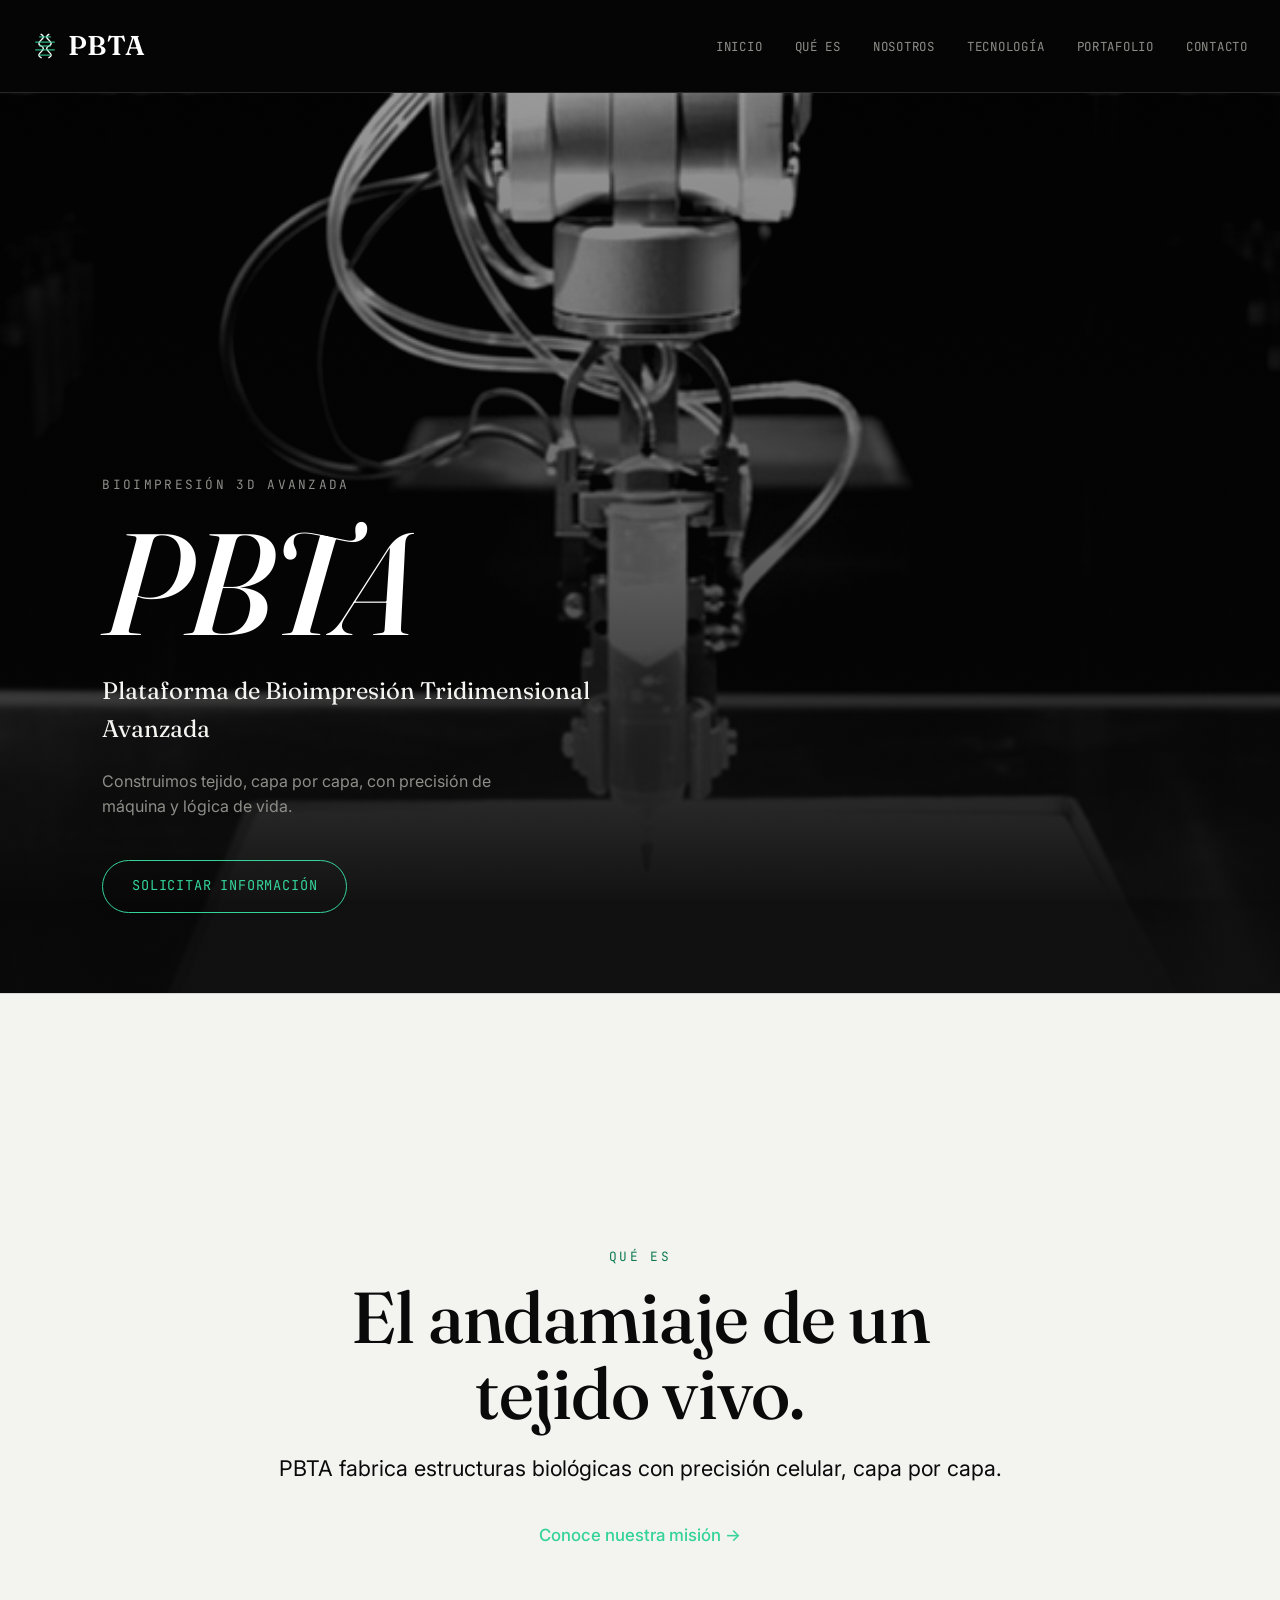
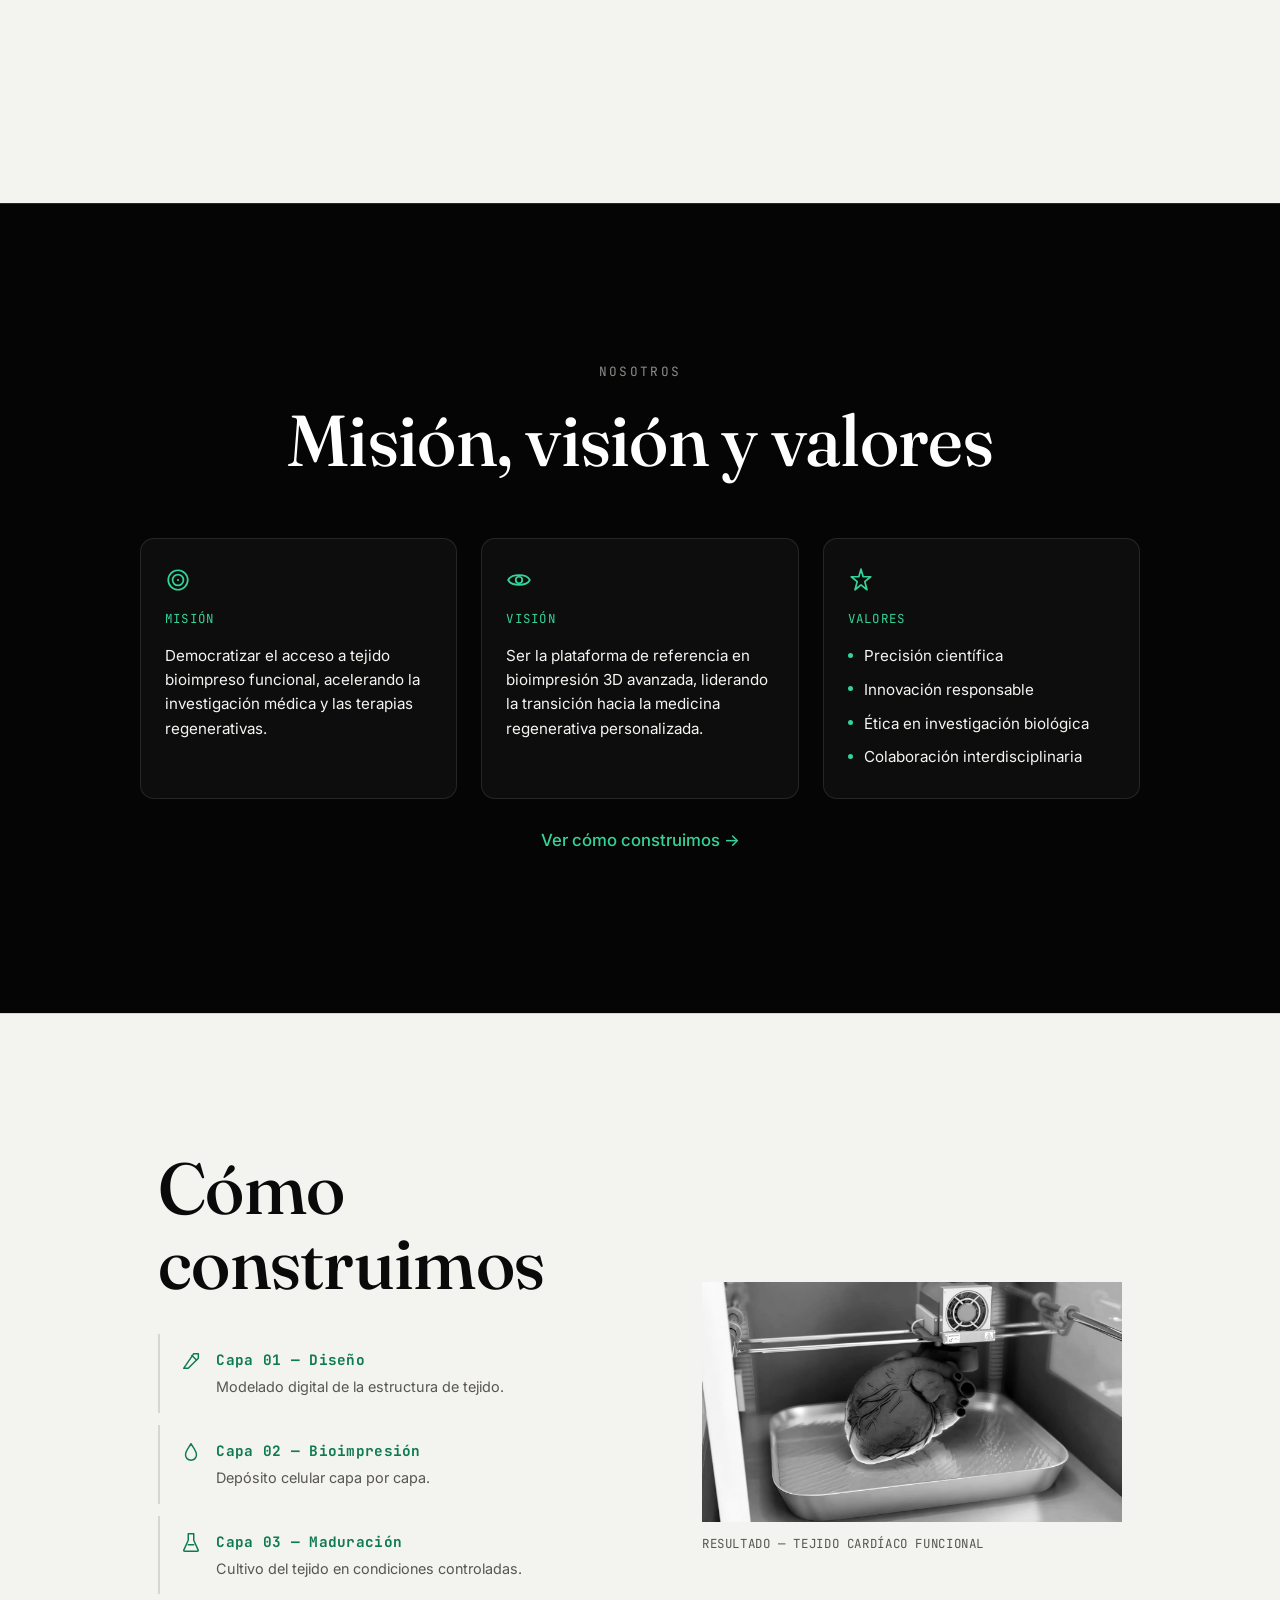
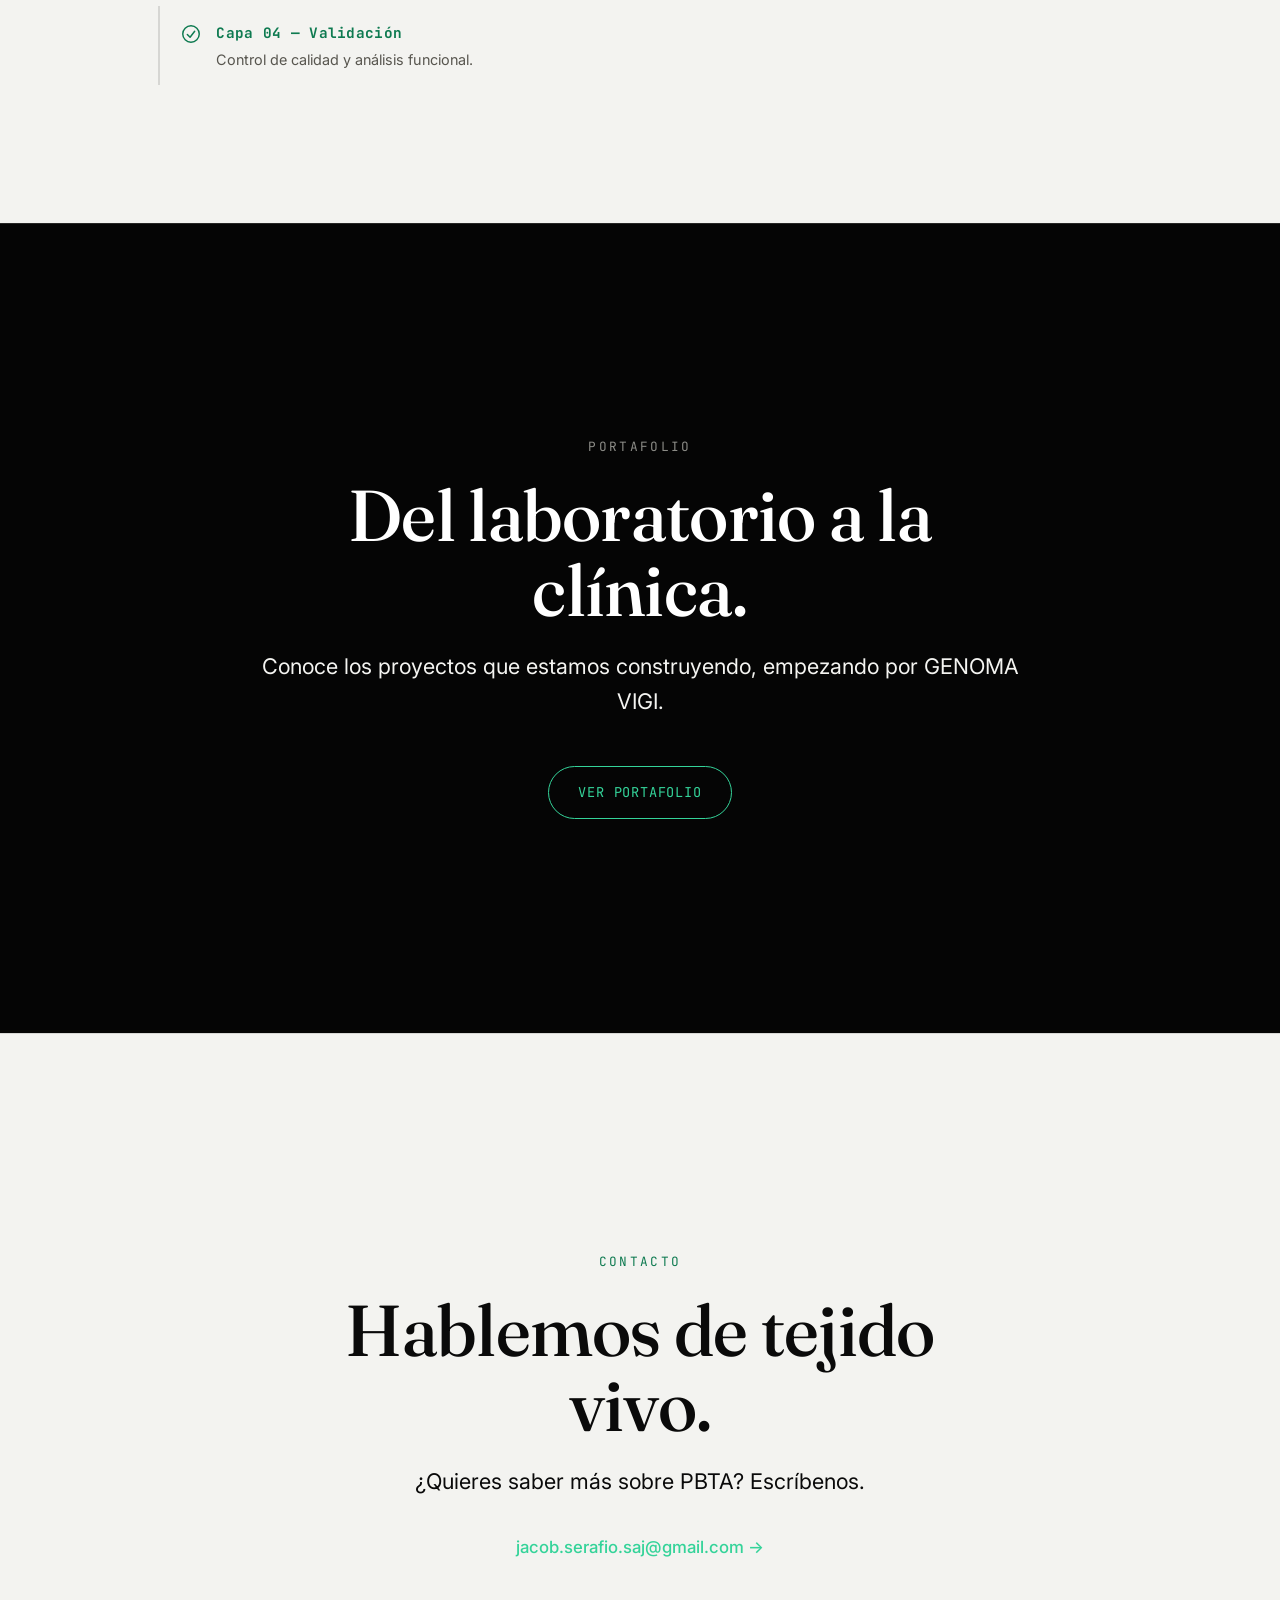
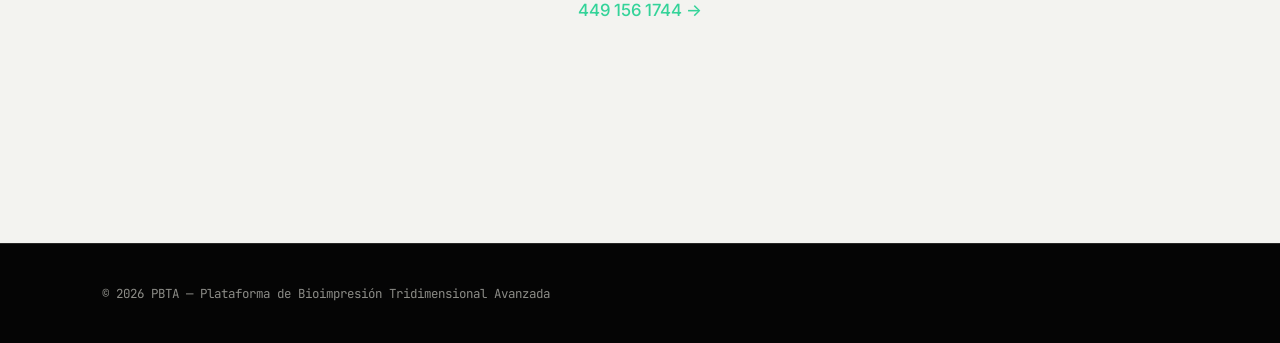
<file: index.html>
<!DOCTYPE html>
<html lang="es">
<head>
  <meta charset="UTF-8">
  <meta name="viewport" content="width=device-width, initial-scale=1.0">
  <title>PBTA — Plataforma de Bioimpresión Tridimensional Avanzada</title>
  <link rel="preconnect" href="https://fonts.googleapis.com">
  <link rel="preconnect" href="https://fonts.gstatic.com" crossorigin>
  <link href="https://fonts.googleapis.com/css2?family=Fraunces:ital,opsz,wght@0,9..144,300;0,9..144,500;0,9..144,600;1,9..144,400&family=Inter:wght@400;500&family=JetBrains+Mono:wght@400;500&display=swap" rel="stylesheet">
  <link rel="stylesheet" href="style.css">
</head>
<body>

  <div class="grain" aria-hidden="true"></div>

  <!-- Encabezado / navegación -->
  <header class="site-header">
    <div class="logo">
      <svg class="logo-mark" viewBox="0 0 40 40" xmlns="http://www.w3.org/2000/svg" aria-hidden="true">
        <path d="M14 2 C 26 8, 2 14, 14 20 C 26 26, 2 32, 14 38" class="dna-strand" />
        <path d="M26 2 C 14 8, 38 14, 26 20 C 14 26, 38 32, 26 38" class="dna-strand" />
        <line x1="11" y1="6" x2="29" y2="6" class="dna-rung" />
        <line x1="5" y1="14" x2="35" y2="14" class="dna-rung" />
        <line x1="11" y1="20" x2="29" y2="20" class="dna-rung" />
        <line x1="5" y1="26" x2="35" y2="26" class="dna-rung" />
        <line x1="11" y1="34" x2="29" y2="34" class="dna-rung" />
      </svg>
      <span>PBTA</span>
    </div>
    <nav>
      <a href="#inicio">Inicio</a>
      <a href="#que-es">Qué es</a>
      <a href="#nosotros">Nosotros</a>
      <a href="#tecnologia">Tecnología</a>
      <a href="portafolio.html">Portafolio</a>
      <a href="#contacto">Contacto</a>
    </nav>
  </header>

  <!-- Sección principal (hero) -->
  <section id="inicio" class="hero">
    <div class="hero-media">
      <img src="img/bioprint-arm.png" alt="Brazo robótico bioimprimiendo con precisión" class="hero-photo">
    </div>
    <div class="hero-overlay"></div>
    <div class="hero-content">
      <p class="eyebrow">Bioimpresión 3D avanzada</p>
      <h1>PBTA</h1>
      <p class="subtitle">Plataforma de Bioimpresión Tridimensional Avanzada</p>
      <p class="hero-text">
        Construimos tejido, capa por capa, con precisión de máquina y lógica de vida.
      </p>
      <a href="#contacto" class="cta">Solicitar información</a>
    </div>
  </section>

  <!-- Qué es la plataforma -->
  <section id="que-es" class="section section-light que-es-section">
    <p class="eyebrow">Qué es</p>
    <h2>El andamiaje de un tejido vivo.</h2>
    <p class="lead">
      PBTA fabrica estructuras biológicas con precisión celular, capa por capa.
    </p>
    <a href="#nosotros" class="panel-link">Conoce nuestra misión →</a>
  </section>

  <!-- Misión, Visión y Valores -->
  <section id="nosotros" class="section nosotros-section">
    <p class="eyebrow">Nosotros</p>
    <h2>Misión, visión y valores</h2>
    <div class="mvv-grid">
      <div class="mvv-card">
        <svg class="card-icon" viewBox="0 0 24 24" xmlns="http://www.w3.org/2000/svg" aria-hidden="true">
          <circle cx="12" cy="12" r="9" />
          <circle cx="12" cy="12" r="5" />
          <circle cx="12" cy="12" r="1" style="fill: var(--green); stroke: none;" />
        </svg>
        <span class="mvv-label">Misión</span>
        <p>Democratizar el acceso a tejido bioimpreso funcional, acelerando la investigación médica y las terapias regenerativas.</p>
      </div>
      <div class="mvv-card">
        <svg class="card-icon" viewBox="0 0 24 24" xmlns="http://www.w3.org/2000/svg" aria-hidden="true">
          <path d="M2 12 C 5 6, 19 6, 22 12 C 19 18, 5 18, 2 12 Z" />
          <circle cx="12" cy="12" r="3" />
        </svg>
        <span class="mvv-label">Visión</span>
        <p>Ser la plataforma de referencia en bioimpresión 3D avanzada, liderando la transición hacia la medicina regenerativa personalizada.</p>
      </div>
      <div class="mvv-card">
        <svg class="card-icon" viewBox="0 0 24 24" xmlns="http://www.w3.org/2000/svg" aria-hidden="true">
          <path d="M12 2 L14 9 L21 9 L15.5 13.5 L17.5 21 L12 16.5 L6.5 21 L8.5 13.5 L3 9 L10 9 Z" />
        </svg>
        <span class="mvv-label">Valores</span>
        <ul class="mvv-values">
          <li>Precisión científica</li>
          <li>Innovación responsable</li>
          <li>Ética en investigación biológica</li>
          <li>Colaboración interdisciplinaria</li>
        </ul>
      </div>
    </div>
    <a href="#tecnologia" class="panel-link">Ver cómo construimos →</a>
  </section>

  <!-- Cómo funciona / capas del proceso -->
  <section id="tecnologia" class="section section-light tecnologia-section">
    <div class="tecnologia-text">
      <h2>Cómo construimos</h2>
      <ul class="layers">
        <li>
          <svg class="layer-icon" viewBox="0 0 24 24" xmlns="http://www.w3.org/2000/svg" aria-hidden="true">
            <path d="M4 20 L15 4 L20 4 L20 9 L9 20 Z" />
            <path d="M13 6 L18 11" />
          </svg>
          <div class="layer-text"><strong>Capa 01 — Diseño</strong><span>Modelado digital de la estructura de tejido.</span></div>
        </li>
        <li>
          <svg class="layer-icon" viewBox="0 0 24 24" xmlns="http://www.w3.org/2000/svg" aria-hidden="true">
            <path d="M12 3 C 9 8, 6 11, 6 15 a 6 6 0 0 0 12 0 C 18 11, 15 8, 12 3 Z" />
          </svg>
          <div class="layer-text"><strong>Capa 02 — Bioimpresión</strong><span>Depósito celular capa por capa.</span></div>
        </li>
        <li>
          <svg class="layer-icon" viewBox="0 0 24 24" xmlns="http://www.w3.org/2000/svg" aria-hidden="true">
            <path d="M9 2 L15 2 L15 9 L20 20 a 1 1 0 0 1 -1 1 L5 21 a 1 1 0 0 1 -1 -1 L9 9 Z" />
            <path d="M9 14 L15 14" />
          </svg>
          <div class="layer-text"><strong>Capa 03 — Maduración</strong><span>Cultivo del tejido en condiciones controladas.</span></div>
        </li>
        <li>
          <svg class="layer-icon" viewBox="0 0 24 24" xmlns="http://www.w3.org/2000/svg" aria-hidden="true">
            <circle cx="12" cy="12" r="9" />
            <path d="M8 12.5 L11 15.5 L16 9" />
          </svg>
          <div class="layer-text"><strong>Capa 04 — Validación</strong><span>Control de calidad y análisis funcional.</span></div>
        </li>
      </ul>
    </div>
    <figure class="result-photo">
      <img src="img/bioprint-heart.png" alt="Tejido cardíaco bioimpreso, resultado del proceso PBTA">
      <figcaption>Resultado — tejido cardíaco funcional</figcaption>
    </figure>
  </section>

  <!-- Portafolio -->
  <section id="portafolio" class="section portafolio-teaser">
    <p class="eyebrow">Portafolio</p>
    <h2>Del laboratorio a la clínica.</h2>
    <p class="lead">
      Conoce los proyectos que estamos construyendo, empezando por GENOMA VIGI.
    </p>
    <a href="portafolio.html" class="cta">Ver portafolio</a>
  </section>

  <!-- Contacto -->
  <section id="contacto" class="section section-light contact">
    <p class="eyebrow">Contacto</p>
    <h2>Hablemos de tejido vivo.</h2>
    <p class="lead">¿Quieres saber más sobre PBTA? Escríbenos.</p>
    <div class="contact-links">
      <a href="mailto:jacob.serafio.saj@gmail.com" class="panel-link">jacob.serafio.saj@gmail.com →</a>
      <a href="tel:+524491561744" class="panel-link">449 156 1744 →</a>
    </div>
  </section>

  <footer class="site-footer">
    <p>&copy; 2026 PBTA — Plataforma de Bioimpresión Tridimensional Avanzada</p>
  </footer>

</body>
</html>
</file>
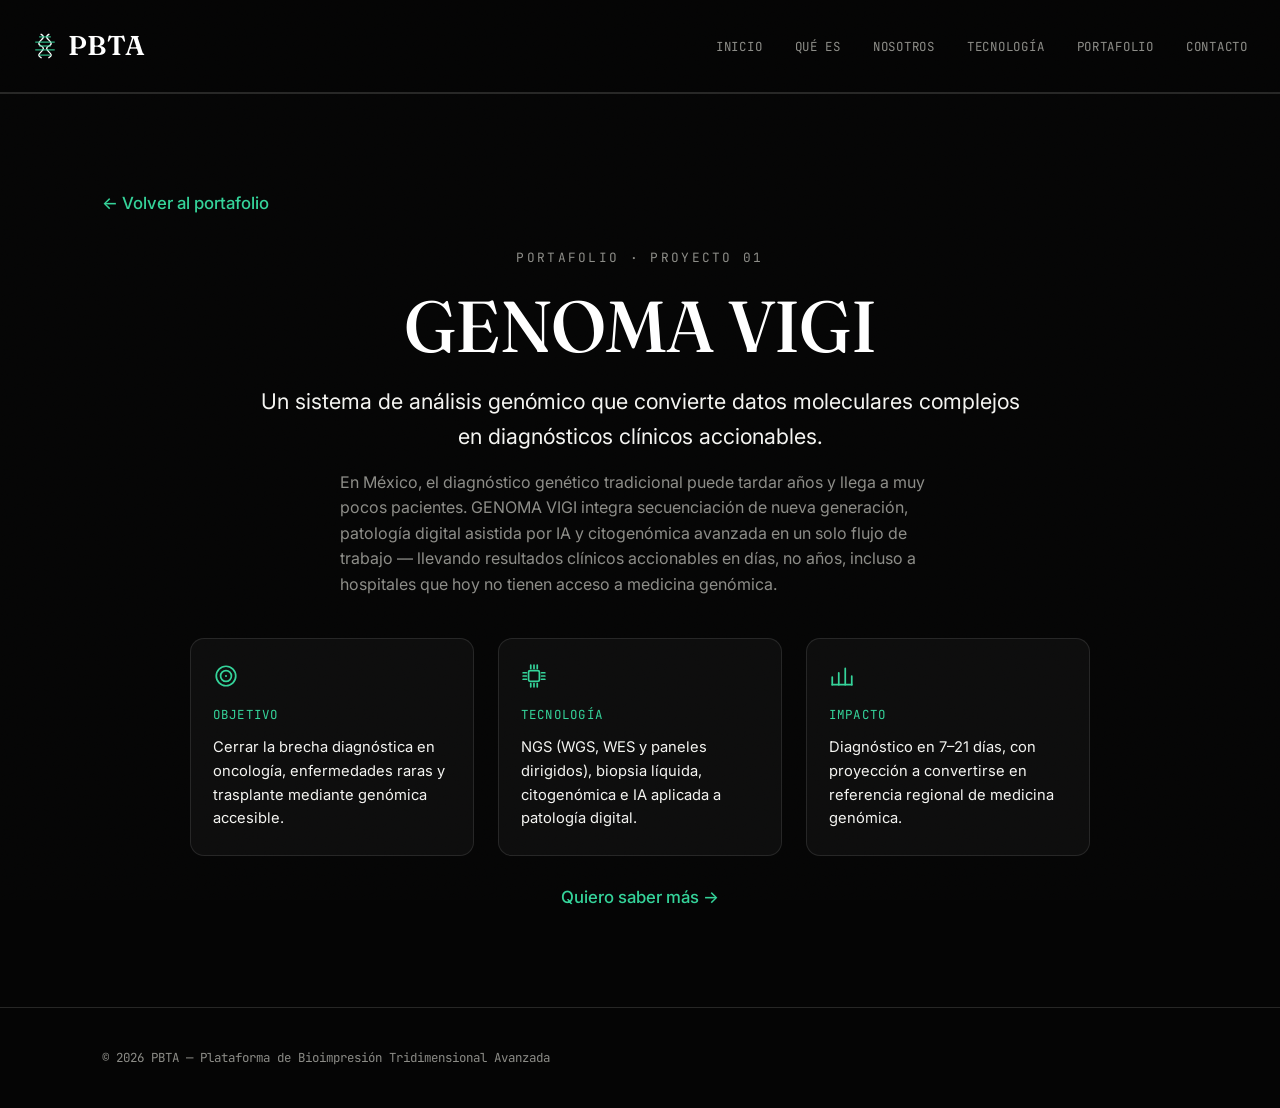
<file: genoma-vigi.html>
<!DOCTYPE html>
<html lang="es">
<head>
  <meta charset="UTF-8">
  <meta name="viewport" content="width=device-width, initial-scale=1.0">
  <title>GENOMA VIGI — Portafolio PBTA</title>
  <link rel="preconnect" href="https://fonts.googleapis.com">
  <link rel="preconnect" href="https://fonts.gstatic.com" crossorigin>
  <link href="https://fonts.googleapis.com/css2?family=Fraunces:ital,opsz,wght@0,9..144,300;0,9..144,500;0,9..144,600;1,9..144,400&family=Inter:wght@400;500&family=JetBrains+Mono:wght@400;500&display=swap" rel="stylesheet">
  <link rel="stylesheet" href="style.css">
</head>
<body>

  <div class="grain" aria-hidden="true"></div>

  <!-- Encabezado / navegación -->
  <header class="site-header">
    <a href="index.html" style="text-decoration:none;">
      <div class="logo">
        <svg class="logo-mark" viewBox="0 0 40 40" xmlns="http://www.w3.org/2000/svg" aria-hidden="true">
          <path d="M14 2 C 26 8, 2 14, 14 20 C 26 26, 2 32, 14 38" class="dna-strand" />
          <path d="M26 2 C 14 8, 38 14, 26 20 C 14 26, 38 32, 26 38" class="dna-strand" />
          <line x1="11" y1="6" x2="29" y2="6" class="dna-rung" />
          <line x1="5" y1="14" x2="35" y2="14" class="dna-rung" />
          <line x1="11" y1="20" x2="29" y2="20" class="dna-rung" />
          <line x1="5" y1="26" x2="35" y2="26" class="dna-rung" />
          <line x1="11" y1="34" x2="29" y2="34" class="dna-rung" />
        </svg>
        <span>PBTA</span>
      </div>
    </a>
    <nav>
      <a href="index.html#inicio">Inicio</a>
      <a href="index.html#que-es">Qué es</a>
      <a href="index.html#nosotros">Nosotros</a>
      <a href="index.html#tecnologia">Tecnología</a>
      <a href="portafolio.html">Portafolio</a>
      <a href="index.html#contacto">Contacto</a>
    </nav>
  </header>

  <!-- Detalle del proyecto -->
  <section class="section portafolio-detalle">
    <a href="portafolio.html" class="panel-link back-link">← Volver al portafolio</a>
    <p class="eyebrow">Portafolio · Proyecto 01</p>
    <h2>GENOMA VIGI</h2>
    <p class="lead">
      Un sistema de análisis genómico que convierte datos moleculares complejos en diagnósticos clínicos accionables.
    </p>
    <p class="portfolio-body">
      En México, el diagnóstico genético tradicional puede tardar años y llega a muy pocos pacientes.
      GENOMA VIGI integra secuenciación de nueva generación, patología digital asistida por IA y
      citogenómica avanzada en un solo flujo de trabajo — llevando resultados clínicos accionables
      en días, no años, incluso a hospitales que hoy no tienen acceso a medicina genómica.
    </p>
    <div class="portfolio-stats">
      <div class="portfolio-stat">
        <svg class="card-icon" viewBox="0 0 24 24" xmlns="http://www.w3.org/2000/svg" aria-hidden="true">
          <circle cx="12" cy="12" r="9" />
          <circle cx="12" cy="12" r="5" />
          <circle cx="12" cy="12" r="1" style="fill: var(--green); stroke: none;" />
        </svg>
        <span class="stat-label">Objetivo</span>
        <p>Cerrar la brecha diagnóstica en oncología, enfermedades raras y trasplante mediante genómica accesible.</p>
      </div>
      <div class="portfolio-stat">
        <svg class="card-icon" viewBox="0 0 24 24" xmlns="http://www.w3.org/2000/svg" aria-hidden="true">
          <rect x="7" y="7" width="10" height="10" rx="1.5" />
          <path d="M9 2 L9 5 M12 2 L12 5 M15 2 L15 5 M9 19 L9 22 M12 19 L12 22 M15 19 L15 22 M2 9 L5 9 M2 12 L5 12 M2 15 L5 15 M19 9 L22 9 M19 12 L22 12 M19 15 L22 15" />
        </svg>
        <span class="stat-label">Tecnología</span>
        <p>NGS (WGS, WES y paneles dirigidos), biopsia líquida, citogenómica e IA aplicada a patología digital.</p>
      </div>
      <div class="portfolio-stat">
        <svg class="card-icon" viewBox="0 0 24 24" xmlns="http://www.w3.org/2000/svg" aria-hidden="true">
          <path d="M3 20 L3 13 M9 20 L9 9 M15 20 L15 5 M21 20 L21 12" />
          <path d="M3 20 L21 20" />
        </svg>
        <span class="stat-label">Impacto</span>
        <p>Diagnóstico en 7–21 días, con proyección a convertirse en referencia regional de medicina genómica.</p>
      </div>
    </div>
    <a href="index.html#contacto" class="panel-link">Quiero saber más →</a>
  </section>

  <footer class="site-footer">
    <p>&copy; 2026 PBTA — Plataforma de Bioimpresión Tridimensional Avanzada</p>
  </footer>

</body>
</html>
</file>
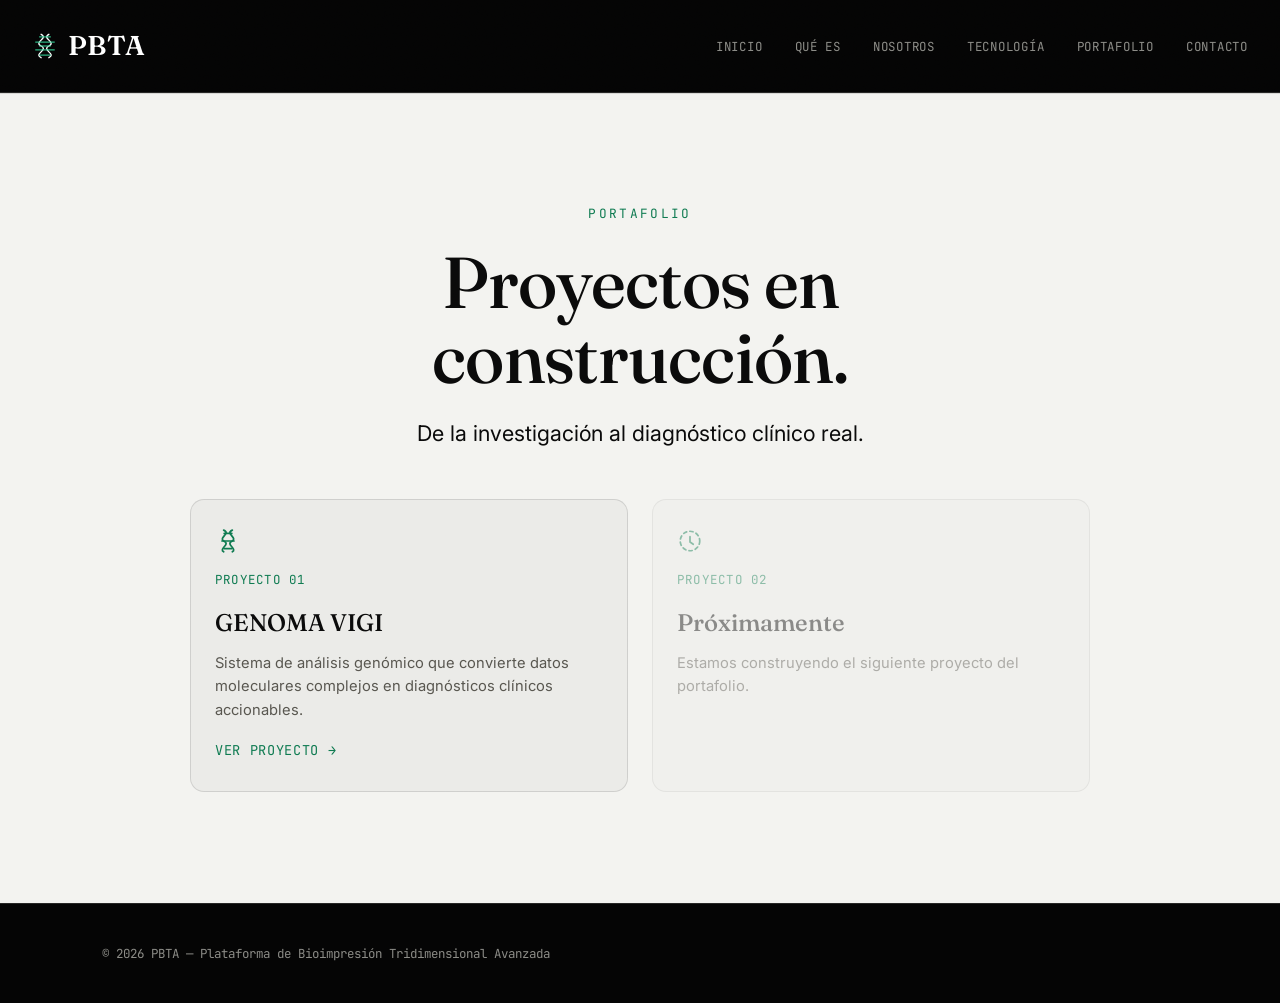
<file: portafolio.html>
<!DOCTYPE html>
<html lang="es">
<head>
  <meta charset="UTF-8">
  <meta name="viewport" content="width=device-width, initial-scale=1.0">
  <title>Portafolio — PBTA</title>
  <link rel="preconnect" href="https://fonts.googleapis.com">
  <link rel="preconnect" href="https://fonts.gstatic.com" crossorigin>
  <link href="https://fonts.googleapis.com/css2?family=Fraunces:ital,opsz,wght@0,9..144,300;0,9..144,500;0,9..144,600;1,9..144,400&family=Inter:wght@400;500&family=JetBrains+Mono:wght@400;500&display=swap" rel="stylesheet">
  <link rel="stylesheet" href="style.css">
</head>
<body>

  <div class="grain" aria-hidden="true"></div>

  <!-- Encabezado / navegación -->
  <header class="site-header">
    <a href="index.html" style="text-decoration:none;">
      <div class="logo">
        <svg class="logo-mark" viewBox="0 0 40 40" xmlns="http://www.w3.org/2000/svg" aria-hidden="true">
          <path d="M14 2 C 26 8, 2 14, 14 20 C 26 26, 2 32, 14 38" class="dna-strand" />
          <path d="M26 2 C 14 8, 38 14, 26 20 C 14 26, 38 32, 26 38" class="dna-strand" />
          <line x1="11" y1="6" x2="29" y2="6" class="dna-rung" />
          <line x1="5" y1="14" x2="35" y2="14" class="dna-rung" />
          <line x1="11" y1="20" x2="29" y2="20" class="dna-rung" />
          <line x1="5" y1="26" x2="35" y2="26" class="dna-rung" />
          <line x1="11" y1="34" x2="29" y2="34" class="dna-rung" />
        </svg>
        <span>PBTA</span>
      </div>
    </a>
    <nav>
      <a href="index.html#inicio">Inicio</a>
      <a href="index.html#que-es">Qué es</a>
      <a href="index.html#nosotros">Nosotros</a>
      <a href="index.html#tecnologia">Tecnología</a>
      <a href="portafolio.html">Portafolio</a>
      <a href="index.html#contacto">Contacto</a>
    </nav>
  </header>

  <!-- Portafolio -->
  <section class="section section-light">
    <p class="eyebrow">Portafolio</p>
    <h2>Proyectos en construcción.</h2>
    <p class="lead">De la investigación al diagnóstico clínico real.</p>
    <div class="portfolio-menu">
      <a href="genoma-vigi.html" class="proyecto-card">
        <svg class="card-icon" viewBox="0 0 24 24" xmlns="http://www.w3.org/2000/svg" aria-hidden="true">
          <path d="M8 2 C 15 5, 3 9, 8 12 C 15 15, 3 19, 8 22" />
          <path d="M16 2 C 9 5, 21 9, 16 12 C 9 15, 21 19, 16 22" />
          <path d="M8.5 5 L15.5 5" />
          <path d="M6.5 12 L17.5 12" />
          <path d="M8.5 19 L15.5 19" />
        </svg>
        <span class="stat-label">Proyecto 01</span>
        <h3>GENOMA VIGI</h3>
        <p>Sistema de análisis genómico que convierte datos moleculares complejos en diagnósticos clínicos accionables.</p>
        <span class="card-link">Ver proyecto →</span>
      </a>
      <div class="proyecto-card proyecto-card-soon">
        <svg class="card-icon" viewBox="0 0 24 24" xmlns="http://www.w3.org/2000/svg" aria-hidden="true">
          <circle cx="12" cy="12" r="9" stroke-dasharray="3 3" />
          <path d="M12 8 L12 13 L15 15" />
        </svg>
        <span class="stat-label">Proyecto 02</span>
        <h3>Próximamente</h3>
        <p>Estamos construyendo el siguiente proyecto del portafolio.</p>
      </div>
    </div>
  </section>

  <footer class="site-footer">
    <p>&copy; 2026 PBTA — Plataforma de Bioimpresión Tridimensional Avanzada</p>
  </footer>

</body>
</html>
</file>
<file: style.css>
/* ===== Tokens de diseño ===== */
:root {
  --bg: #050505;
  --bg-2: #111111;
  --bg-light: #F3F3F0;
  --text-main: #F4F4F1;
  --text-dim: #8C8C87;
  --text-on-light: #0A0A0A;
  --text-on-light-dim: #58564F;
  --line: rgba(244, 244, 241, 0.14);
  --line-on-light: rgba(10, 10, 10, 0.12);
  --white: #FFFFFF;
  --green: #34D399;
  --green-dim: #0E7A50;

  --card-bg: rgba(255, 255, 255, 0.035);
  --card-bg-hover: rgba(255, 255, 255, 0.06);
  --card-border: rgba(255, 255, 255, 0.10);
  --card-border-hover: rgba(255, 255, 255, 0.24);
  --card-radius: 14px;

  --font-display: 'Fraunces', Georgia, serif;
  --font-body: 'Inter', -apple-system, sans-serif;
  --font-mono: 'JetBrains Mono', 'Courier New', monospace;
}

* { box-sizing: border-box; margin: 0; padding: 0; }

html { scroll-behavior: smooth; }

body {
  background: var(--bg);
  color: var(--text-main);
  font-family: var(--font-body);
  line-height: 1.6;
  position: relative;
}

/* Textura de grano, sutil, sobre toda la página */
.grain {
  position: fixed;
  inset: 0;
  z-index: 50;
  pointer-events: none;
  opacity: 0.05;
  mix-blend-mode: overlay;
  background-image: url("data:image/svg+xml,%3Csvg xmlns='http://www.w3.org/2000/svg' width='120' height='120'%3E%3Cfilter id='n'%3E%3CfeTurbulence type='fractalNoise' baseFrequency='0.9' numOctaves='2' stitchTiles='stitch'/%3E%3C/filter%3E%3Crect width='100%25' height='100%25' filter='url(%23n)'/%3E%3C/svg%3E");
}

/* ===== Header ===== */
.site-header {
  position: sticky;
  top: 0;
  z-index: 10;
  display: flex;
  justify-content: space-between;
  align-items: center;
  padding: 1.5rem 2rem;
  background: rgba(5, 5, 5, 0.75);
  backdrop-filter: blur(10px);
  border-bottom: 1px solid var(--line);
}

.logo {
  display: flex;
  align-items: center;
  gap: 0.6rem;
}

.logo span {
  font-family: var(--font-display);
  font-weight: 600;
  font-size: 1.7rem;
  letter-spacing: 0.02em;
  color: var(--white);
}

.logo-mark {
  width: 26px;
  height: 26px;
}

.logo-mark .dna-strand {
  fill: none;
  stroke: var(--white);
  stroke-width: 2;
  stroke-linecap: round;
}

.logo-mark .dna-rung {
  stroke: var(--green);
  stroke-width: 1.6;
}

.site-header nav a {
  color: var(--text-dim);
  text-decoration: none;
  margin-left: 1.75rem;
  font-family: var(--font-mono);
  font-size: 0.78rem;
  letter-spacing: 0.06em;
  text-transform: uppercase;
  transition: color 0.2s ease;
}

.site-header nav a:hover,
.site-header nav a:focus-visible {
  color: var(--green);
}

/* ===== Hero ===== */
.hero {
  position: relative;
  min-height: 100vh;
  display: flex;
  align-items: flex-end;
  overflow: hidden;
}

.hero-media {
  position: absolute;
  inset: 0;
}

.hero-photo {
  width: 100%;
  height: 100%;
  object-fit: cover;
  filter: grayscale(1) contrast(1.15) brightness(0.9);
  transition: filter 1.1s ease;
}

.hero:hover .hero-photo {
  filter: grayscale(0) contrast(1.05) brightness(0.85);
}

.hero-overlay {
  position: absolute;
  inset: 0;
  background: linear-gradient(0deg, rgba(5,5,5,0.95) 10%, rgba(5,5,5,0.55) 55%, rgba(5,5,5,0.35) 100%);
}

.hero-content {
  position: relative;
  z-index: 1;
  padding: 4rem 8vw 5rem;
  max-width: 900px;
}

.eyebrow {
  font-family: var(--font-mono);
  color: var(--text-dim);
  letter-spacing: 0.18em;
  text-transform: uppercase;
  font-size: 0.8rem;
  margin-bottom: 1.25rem;
}

.hero h1 {
  font-family: var(--font-display);
  font-style: italic;
  font-weight: 500;
  font-size: clamp(3.5rem, 13vw, 9rem);
  color: var(--white);
  line-height: 0.95;
  letter-spacing: -0.01em;
}

.hero .subtitle {
  margin-top: 1.25rem;
  font-family: var(--font-display);
  font-size: clamp(1.1rem, 2.5vw, 1.5rem);
  color: var(--text-main);
  max-width: 40ch;
}

.hero-text {
  margin-top: 1.25rem;
  color: var(--text-dim);
  max-width: 45ch;
}

.cta {
  display: inline-block;
  margin-top: 2.5rem;
  padding: 0.9rem 1.8rem;
  border: 1px solid var(--green);
  color: var(--green);
  text-decoration: none;
  font-family: var(--font-mono);
  font-size: 0.85rem;
  letter-spacing: 0.06em;
  text-transform: uppercase;
  border-radius: 999px;
  transition: background 0.2s ease, color 0.2s ease;
}

.cta:hover,
.cta:focus-visible {
  background: var(--green);
  color: var(--bg);
}

/* ===== Secciones generales (estilo Apple: pantalla completa, centradas) ===== */
.section {
  min-height: 90vh;
  display: flex;
  flex-direction: column;
  justify-content: center;
  align-items: center;
  text-align: center;
  padding: 6rem 8vw;
  max-width: 100%;
  border-top: 1px solid var(--line);
}

.section > * {
  max-width: 720px;
}

.section h2 {
  font-family: var(--font-display);
  font-weight: 500;
  color: var(--white);
  font-size: clamp(2.4rem, 6vw, 4.5rem);
  line-height: 1.05;
  margin-bottom: 1.25rem;
  letter-spacing: -0.01em;
  border-left: none;
  padding-left: 0;
}

.section p {
  color: var(--text-dim);
  max-width: 60ch;
}

.section .lead {
  font-size: clamp(1.1rem, 2vw, 1.35rem);
  color: var(--text-main);
  margin-bottom: 0.5rem;
}

.panel-link {
  display: inline-block;
  margin-top: 1.75rem;
  color: var(--green);
  text-decoration: none;
  font-size: 1.05rem;
  font-weight: 500;
  transition: opacity 0.2s ease;
}

.panel-link:hover,
.panel-link:focus-visible {
  opacity: 0.7;
}

/* Variante de fondo claro, alternando el ritmo estilo Apple */
.section-light {
  background: var(--bg-light);
  border-top: 1px solid var(--line-on-light);
}

.section-light h2 { color: var(--text-on-light); }
.section-light .lead { color: var(--text-on-light); }
.section-light p { color: var(--text-on-light-dim); }
.section-light .eyebrow { color: var(--green-dim); }

/* ===== Qué es ===== */
.que-es-section .eyebrow { margin-bottom: 0.75rem; }

/* ===== Misión, Visión y Valores ===== */
.nosotros-section {
  align-items: center;
}

.nosotros-section > .eyebrow,
.nosotros-section > h2 {
  max-width: 720px;
}

.mvv-grid {
  display: grid;
  grid-template-columns: repeat(auto-fit, minmax(240px, 1fr));
  gap: 1.5rem;
  margin-top: 2.5rem;
  max-width: 1000px;
  width: 100%;
  text-align: left;
}

.mvv-card {
  border: 1px solid var(--card-border);
  background: var(--card-bg);
  border-radius: var(--card-radius);
  padding: 1.75rem 1.5rem;
  transition: border-color 0.2s ease, background 0.2s ease, transform 0.2s ease;
}

.mvv-card:hover {
  border-color: var(--card-border-hover);
  background: var(--card-bg-hover);
  transform: translateY(-2px);
}

.card-icon {
  width: 26px;
  height: 26px;
  stroke: var(--green);
  fill: none;
  stroke-width: 1.6;
  stroke-linecap: round;
  stroke-linejoin: round;
  display: block;
  margin-bottom: 1rem;
}

.mvv-label {
  display: block;
  font-family: var(--font-mono);
  color: var(--green);
  font-size: 0.78rem;
  letter-spacing: 0.1em;
  text-transform: uppercase;
  margin-bottom: 0.9rem;
}

.mvv-card p {
  color: var(--text-main);
  font-size: 0.95rem;
}

.mvv-values {
  list-style: none;
  display: flex;
  flex-direction: column;
  gap: 0.6rem;
}

.mvv-values li {
  color: var(--text-main);
  font-size: 0.95rem;
  padding-left: 1rem;
  position: relative;
}

.mvv-values li::before {
  content: '';
  position: absolute;
  left: 0;
  top: 0.55rem;
  width: 5px;
  height: 5px;
  background: var(--green);
  border-radius: 50%;
}

/* ===== Tecnología: capas + foto resultado ===== */
.tecnologia-section {
  flex-direction: row;
  align-items: center;
  text-align: left;
  gap: 4rem;
  flex-wrap: wrap;
}

.tecnologia-text {
  flex: 1 1 340px;
  max-width: 480px;
}

.layers {
  list-style: none;
  display: flex;
  flex-direction: column;
  gap: 0.75rem;
  margin-top: 2rem;
}

.layers li {
  border-left: 2px solid var(--line);
  padding: 0.9rem 0 0.9rem 1.25rem;
  display: flex;
  flex-direction: row;
  align-items: flex-start;
  gap: 0.9rem;
  transition: border-color 0.2s ease;
}

.layer-icon {
  width: 22px;
  height: 22px;
  stroke: var(--green);
  fill: none;
  stroke-width: 1.6;
  stroke-linecap: round;
  stroke-linejoin: round;
  flex-shrink: 0;
  margin-top: 2px;
}

.layer-text {
  display: flex;
  flex-direction: column;
  gap: 0.25rem;
}

.layers li:hover {
  border-left-color: var(--green);
}

.layers li strong {
  font-family: var(--font-mono);
  color: var(--green);
  font-size: 0.9rem;
  letter-spacing: 0.02em;
}

.layers li span {
  color: var(--text-dim);
  font-size: 0.9rem;
}

.result-photo {
  flex: 1 1 320px;
  max-width: 420px;
}

.result-photo img {
  width: 100%;
  display: block;
  filter: grayscale(1) contrast(1.1);
  transition: filter 1.1s ease;
}

.result-photo:hover img {
  filter: grayscale(0) contrast(1.05);
}

.result-photo figcaption {
  margin-top: 0.75rem;
  font-family: var(--font-mono);
  font-size: 0.78rem;
  letter-spacing: 0.05em;
  text-transform: uppercase;
  color: var(--text-dim);
}

/* Variante clara: cuando "Tecnología" va sobre section-light */
.section-light .layers li {
  border-left-color: var(--line-on-light);
}

.section-light .layers li:hover {
  border-left-color: var(--green-dim);
}

.section-light .layers li strong {
  color: var(--green-dim);
}

.section-light .layers li span {
  color: var(--text-on-light-dim);
}

.section-light .layer-icon {
  stroke: var(--green-dim);
}

.section-light .result-photo figcaption {
  color: var(--text-on-light-dim);
}

/* ===== Portafolio (teaser en index) ===== */
.portafolio-teaser > * {
  max-width: 620px;
}

.back-link {
  margin-top: 0;
  margin-bottom: 2rem;
  align-self: flex-start;
}

/* ===== Menú de proyectos (portafolio.html) ===== */
.portfolio-menu {
  display: grid;
  grid-template-columns: repeat(auto-fit, minmax(260px, 1fr));
  gap: 1.5rem;
  margin-top: 2.5rem;
  max-width: 900px;
  width: 100%;
  text-align: left;
}

.proyecto-card {
  display: block;
  text-decoration: none;
  color: inherit;
  border: 1px solid var(--card-border);
  background: var(--card-bg);
  border-radius: var(--card-radius);
  padding: 1.75rem 1.5rem;
  transition: border-color 0.2s ease, background 0.2s ease, transform 0.2s ease;
}

.proyecto-card:hover,
.proyecto-card:focus-visible {
  border-color: var(--card-border-hover);
  background: var(--card-bg-hover);
  transform: translateY(-3px);
}

.proyecto-card .stat-label {
  display: block;
  font-family: var(--font-mono);
  color: var(--green);
  font-size: 0.78rem;
  letter-spacing: 0.1em;
  text-transform: uppercase;
  margin-bottom: 0.9rem;
}

.proyecto-card h3 {
  font-family: var(--font-display);
  font-weight: 500;
  font-size: 1.5rem;
  color: var(--white);
  margin-bottom: 0.6rem;
}

.proyecto-card p {
  color: var(--text-dim);
  font-size: 0.92rem;
}

.proyecto-card .card-link {
  display: inline-block;
  margin-top: 1.1rem;
  color: var(--green);
  font-size: 0.85rem;
  font-family: var(--font-mono);
  text-transform: uppercase;
  letter-spacing: 0.05em;
}

.proyecto-card-soon {
  opacity: 0.45;
  cursor: default;
}

.proyecto-card-soon:hover {
  border-color: var(--card-border);
  background: var(--card-bg);
  transform: none;
}

/* Variante clara: cuando el menú de proyectos va sobre section-light */
.section-light .proyecto-card {
  border-color: var(--line-on-light);
  background: rgba(10, 10, 10, 0.03);
}

.section-light .proyecto-card:hover,
.section-light .proyecto-card:focus-visible {
  border-color: rgba(10, 10, 10, 0.28);
  background: rgba(10, 10, 10, 0.06);
}

.section-light .proyecto-card h3 {
  color: var(--text-on-light);
}

.section-light .proyecto-card p {
  color: var(--text-on-light-dim);
}

.section-light .proyecto-card .stat-label,
.section-light .proyecto-card .card-link {
  color: var(--green-dim);
}

.section-light .card-icon {
  stroke: var(--green-dim);
}

/* ===== Detalle de proyecto de portafolio (usado en páginas como genoma-vigi.html) ===== */
.portfolio-body {
  margin-top: 0.5rem;
  text-align: left;
}

.portfolio-stats {
  display: grid;
  grid-template-columns: repeat(auto-fit, minmax(200px, 1fr));
  gap: 1.5rem;
  margin-top: 2.5rem;
  max-width: 900px;
  width: 100%;
  text-align: left;
}

.portfolio-stat {
  border: 1px solid var(--card-border);
  background: var(--card-bg);
  border-radius: var(--card-radius);
  padding: 1.5rem 1.35rem;
  transition: border-color 0.2s ease, background 0.2s ease, transform 0.2s ease;
}

.portfolio-stat:hover {
  border-color: var(--card-border-hover);
  background: var(--card-bg-hover);
  transform: translateY(-2px);
}

.portfolio-stat .stat-label {
  display: block;
  font-family: var(--font-mono);
  color: var(--green);
  font-size: 0.78rem;
  letter-spacing: 0.1em;
  text-transform: uppercase;
  margin-bottom: 0.75rem;
}

.portfolio-stat p {
  color: var(--text-main);
  font-size: 0.92rem;
}

/* ===== Contacto ===== */
.contact-links {
  display: flex;
  flex-direction: column;
  gap: 0.5rem;
  align-items: center;
}

/* ===== Footer ===== */
.site-footer {
  padding: 2.5rem 8vw;
  border-top: 1px solid var(--line);
  color: var(--text-dim);
  font-family: var(--font-mono);
  font-size: 0.78rem;
}

/* ===== Accesibilidad ===== */
a:focus-visible,
button:focus-visible {
  outline: 2px solid var(--white);
  outline-offset: 3px;
}

@media (prefers-reduced-motion: reduce) {
  .hero-photo, .result-photo img { transition: none; }
}

/* ===== Responsive ===== */
@media (max-width: 640px) {
  .site-header {
    padding: 1rem 1.25rem;
    flex-wrap: wrap;
    gap: 0.5rem;
  }
  .site-header nav a {
    margin-left: 0;
    margin-right: 1rem;
  }
  .hero-content, .section, .site-footer {
    padding-left: 6vw;
    padding-right: 6vw;
  }
  .hero:hover .hero-photo,
  .result-photo:hover img {
    filter: grayscale(1) contrast(1.1);
  }
}
</file>
